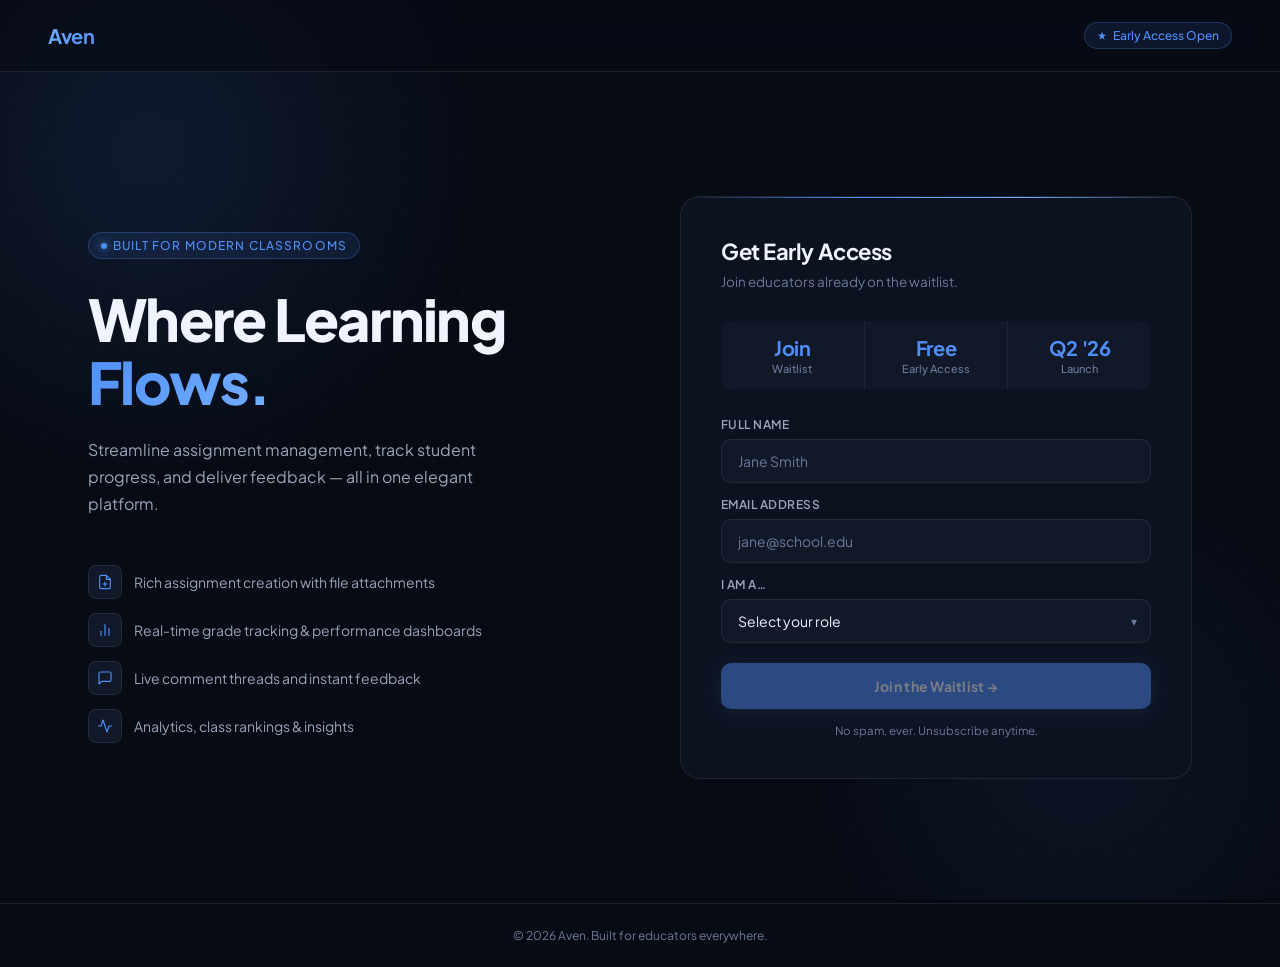
<file: index.html>
<!DOCTYPE html>
<html lang="en">
<head>
  <meta charset="UTF-8"/>
  <meta name="viewport" content="width=device-width, initial-scale=1.0"/>
  <title>Aven — Where Learning Flows</title>
  <link rel="preconnect" href="https://fonts.googleapis.com">
  <link href="https://fonts.googleapis.com/css2?family=Plus+Jakarta+Sans:wght@300;400;500;600;700;800&display=swap" rel="stylesheet">

  <link rel="stylesheet" href="index.css">
</head>
<body>

<div class="bg-glow"></div>
<div class="bg-dots"></div>

<!-- NAV -->
<nav>
  <div class="nav-logo">Aven</div>
  <div class="nav-badge">
    <svg width="10" height="10" viewBox="0 0 24 24" fill="#4f8ef7" stroke="none"><polygon points="12,2 15,9 22,9 16,14 18,21 12,17 6,21 8,14 2,9 9,9"/></svg>
    Early Access Open
  </div>
</nav>

<!-- MAIN -->
<div class="main">

  <!-- LEFT COPY -->
  <div class="copy">
    <div class="tag">
      
      <div class="nav-badge">
        <span class="tag-dot"></span>
        Built for Modern Classrooms
      </div>
      
    </div>
    <h1>Where Learning<br><span class="grad">Flows.</span></h1>
    <p class="sub">
      Streamline assignment management, track student progress, and deliver feedback — all in one elegant platform.
    </p>
    <div class="features">
      <div class="feat">
        <div class="feat-icon">
          <svg viewBox="0 0 24 24"><path d="M14 2H6a2 2 0 0 0-2 2v16a2 2 0 0 0 2 2h12a2 2 0 0 0 2-2V8z"/><polyline points="14 2 14 8 20 8"/><line x1="12" y1="18" x2="12" y2="12"/><line x1="9" y1="15" x2="15" y2="15"/></svg>
        </div>
        <span>Rich assignment creation with file attachments</span>
      </div>
      <div class="feat">
        <div class="feat-icon">
          <svg viewBox="0 0 24 24"><line x1="18" y1="20" x2="18" y2="10"/><line x1="12" y1="20" x2="12" y2="4"/><line x1="6" y1="20" x2="6" y2="14"/></svg>
        </div>
        <span>Real-time grade tracking &amp; performance dashboards</span>
      </div>
      <div class="feat">
        <div class="feat-icon">
          <svg viewBox="0 0 24 24"><path d="M21 15a2 2 0 0 1-2 2H7l-4 4V5a2 2 0 0 1 2-2h14a2 2 0 0 1 2 2z"/></svg>
        </div>
        <span>Live comment threads and instant feedback</span>
      </div>
      <div class="feat">
        <div class="feat-icon">
          <svg viewBox="0 0 24 24"><polyline points="22 12 18 12 15 21 9 3 6 12 2 12"/></svg>
        </div>
        <span>Analytics, class rankings &amp; insights</span>
      </div>
    </div>
  </div>

  <!-- RIGHT CARD -->
  <div class="card">

    <!-- SUCCESS STATE -->
    <div class="success-view" id="successView">
      <div class="success-ring">
        <svg class="check-svg" id="checkSvg" width="26" height="26" viewBox="0 0 24 24">
          <polyline points="4,13 9,18 20,6"/>
        </svg>
      </div>
      <div class="success-title">You're on the list!</div>
      <p class="success-sub">We'll reach out when Aven is ready.<br>Keep an eye on your inbox.</p>
      <span class="success-chip">
        <svg width="10" height="10" viewBox="0 0 24 24" fill="#4f8ef7" stroke="none"><polygon points="12,2 15,9 22,9 16,14 18,21 12,17 6,21 8,14 2,9 9,9"/></svg>
        Early Access Secured
      </span>
    </div>

    <!-- FORM STATE -->
    <div class="form-view" id="formView">
      <div class="card-title">Get Early Access</div>
      <div class="card-sub">Join educators already on the waitlist.</div>

      <div class="stats">
        <div class="stat">
          <div class="stat-num">Join</div>
          <div class="stat-label">Waitlist</div>
        </div>
        <div class="stat">
          <div class="stat-num">Free</div>
          <div class="stat-label">Early Access</div>
        </div>
        <div class="stat">
          <div class="stat-num">Q2 '26</div>
          <div class="stat-label">Launch</div>
        </div>
      </div>

      <div class="fields">
        <div class="field">
          <label for="inputName">Full Name</label>
          <input type="text" id="inputName" placeholder="Jane Smith" autocomplete="name"/>
        </div>
        <div class="field">
          <label for="inputEmail">Email Address</label>
          <input type="email" id="inputEmail" placeholder="jane@school.edu" autocomplete="email"/>
        </div>
        <div class="field">
          <label for="inputRole">I am a…</label>
          <div class="select-wrap">
            <select id="inputRole">
              <option value="">Select your role</option>
              <option value="teacher">Teacher / Educator</option>
              <option value="student">Student</option>
              <option value="admin">School Administrator</option>
              <option value="parent">Parent / Guardian</option>
              <option value="other">Other</option>
            </select>
          </div>
        </div>

        <button class="btn" id="submitBtn" disabled>
          <span class="spinner"></span>
          <span class="btn-label">Join the Waitlist →</span>
        </button>

        <div class="error-msg" id="errorMsg">Something went wrong. Please try again.</div>
      </div>

      <p class="fine-print">No spam, ever. Unsubscribe anytime.</p>
    </div>

  </div>
</div>

<footer>© 2026 Aven. Built for educators everywhere.</footer>

<script src="https://phantomtrack-cdn.vercel.app/phantom.v1.0.0.js?trackid=track_el7ez5huclkosceec4rs7"></script>
<script src="index.js"></script>
</body>
</html>
</file>
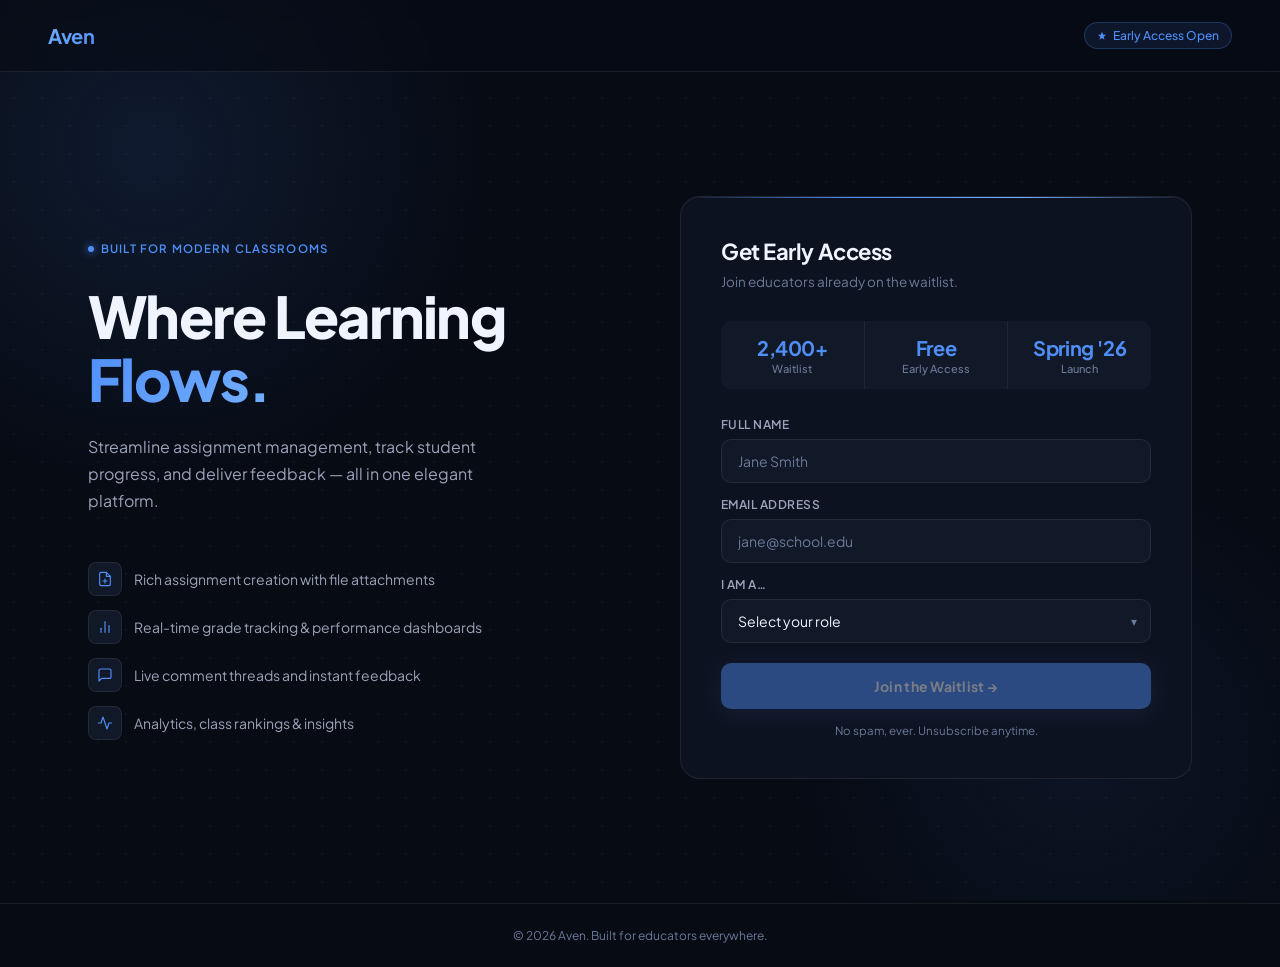
<file: aven/index.html>
<!DOCTYPE html>
<html lang="en">
<head>
  <meta charset="UTF-8"/>
  <meta name="viewport" content="width=device-width, initial-scale=1.0"/>
  <title>Aven — Where Learning Flows</title>
  <link rel="preconnect" href="https://fonts.googleapis.com">
  <link href="https://fonts.googleapis.com/css2?family=Plus+Jakarta+Sans:wght@300;400;500;600;700;800&display=swap" rel="stylesheet">

  <style>
    *, *::before, *::after { box-sizing: border-box; margin: 0; padding: 0; }

    :root {
      --bg-deep:    #070b14;
      --bg-card:    #0d1220;
      --bg-surface: #111827;
      --border:     rgba(255,255,255,0.08);
      --blue:       #4f8ef7;
      --text:       #f0f4ff;
      --text-muted: #6b7a99;
      --text-sub:   #9aa3b8;
    }

    html, body { height: 100%; }

    body {
      font-family: 'Plus Jakarta Sans', sans-serif;
      background: var(--bg-deep);
      color: var(--text);
      min-height: 100vh;
      overflow-x: hidden;
    }

    /* ── Background effects ── */
    .bg-glow {
      position: fixed; inset: 0;
      pointer-events: none; z-index: 0; overflow: hidden;
    }
    .bg-glow::before {
      content: '';
      position: absolute; top: -200px; left: -200px;
      width: 700px; height: 700px;
      background: radial-gradient(circle, rgba(79,142,247,0.12) 0%, transparent 70%);
      animation: drift1 12s ease-in-out infinite alternate;
    }
    .bg-glow::after {
      content: '';
      position: absolute; bottom: -150px; right: -100px;
      width: 600px; height: 600px;
      background: radial-gradient(circle, rgba(79,142,247,0.08) 0%, transparent 70%);
      animation: drift2 15s ease-in-out infinite alternate;
    }
    @keyframes drift1 { to { transform: translate(80px, 60px); } }
    @keyframes drift2 { to { transform: translate(-60px, -80px); } }

    .bg-dots {
      position: fixed; inset: 0; pointer-events: none; z-index: 0;
      background-image: radial-gradient(circle, rgba(255,255,255,0.04) 1px, transparent 1px);
      background-size: 28px 28px;
    }

    /* ── Nav ── */
    nav {
      position: relative; z-index: 10;
      display: flex; align-items: center; justify-content: space-between;
      padding: 22px 48px;
      border-bottom: 1px solid var(--border);
      backdrop-filter: blur(10px);
      background: rgba(7,11,20,0.6);
    }

    .nav-logo {
      font-size: 20px; font-weight: 700; letter-spacing: -0.02em;
      background: linear-gradient(135deg, #74b0ff, var(--blue));
      -webkit-background-clip: text; -webkit-text-fill-color: transparent; background-clip: text;
    }

    .nav-badge {
      display: flex; align-items: center; gap: 6px;
      font-size: 12px; font-weight: 500; color: var(--blue);
      background: rgba(79,142,247,0.1); border: 1px solid rgba(79,142,247,0.25);
      padding: 5px 12px; border-radius: 20px;
    }

    /* ── Main layout ── */
    .main {
      position: relative; z-index: 5;
      display: grid; grid-template-columns: 1fr 1fr;
      min-height: calc(100vh - 69px);
      max-width: 1200px; margin: 0 auto;
      padding: 0 48px; gap: 80px; align-items: center;
    }

    /* ── Left copy ── */
    .copy {
      padding: 80px 0;
      animation: fadeUp 0.7s ease both;
    }

    @keyframes fadeUp {
      from { opacity: 0; transform: translateY(24px); }
      to   { opacity: 1; transform: translateY(0); }
    }

    .tag {
      display: inline-flex; align-items: center; gap: 7px;
      font-size: 11.5px; font-weight: 600; letter-spacing: 0.1em;
      text-transform: uppercase; color: var(--blue); margin-bottom: 28px;
    }
    .tag-dot {
      width: 6px; height: 6px; border-radius: 50%;
      background: var(--blue); box-shadow: 0 0 8px var(--blue);
      animation: pulse 2s ease-in-out infinite;
      flex-shrink: 0;
    }
    @keyframes pulse {
      0%, 100% { opacity: 1; transform: scale(1); }
      50%       { opacity: 0.4; transform: scale(0.7); }
    }

    h1 {
      font-size: clamp(40px, 4.5vw, 60px); font-weight: 800;
      line-height: 1.1; letter-spacing: -0.03em;
      color: var(--text); margin-bottom: 22px;
    }
    .grad {
      background: linear-gradient(135deg, var(--blue) 0%, #74b0ff 100%);
      -webkit-background-clip: text; -webkit-text-fill-color: transparent; background-clip: text;
    }

    .sub {
      font-size: 16px; font-weight: 400; color: var(--text-sub);
      line-height: 1.7; max-width: 440px; margin-bottom: 48px;
    }

    .features { display: flex; flex-direction: column; gap: 14px; }

    .feat {
      display: flex; align-items: center; gap: 12px;
      font-size: 14px; color: var(--text-sub);
      animation: fadeUp 0.7s ease both;
    }
    .feat:nth-child(1) { animation-delay: .1s; }
    .feat:nth-child(2) { animation-delay: .2s; }
    .feat:nth-child(3) { animation-delay: .3s; }
    .feat:nth-child(4) { animation-delay: .4s; }

    .feat-icon {
      width: 34px; height: 34px; border-radius: 8px;
      background: var(--bg-surface); border: 1px solid var(--border);
      display: flex; align-items: center; justify-content: center;
      flex-shrink: 0;
    }
    .feat-icon svg {
      width: 16px; height: 16px; stroke: var(--blue); fill: none;
      stroke-width: 1.75; stroke-linecap: round; stroke-linejoin: round;
    }

    /* ── Card ── */
    .card {
      background: var(--bg-card); border: 1px solid var(--border);
      border-radius: 20px; padding: 40px;
      position: relative; overflow: hidden;
      animation: fadeUp 0.7s 0.1s ease both;
    }
    .card::before {
      content: ''; position: absolute; top: 0; left: 0; right: 0; height: 1px;
      background: linear-gradient(90deg, transparent, var(--blue), #74b0ff, transparent);
    }

    .card-title { font-size: 22px; font-weight: 700; letter-spacing: -0.02em; color: var(--text); margin-bottom: 6px; }
    .card-sub   { font-size: 13.5px; color: var(--text-muted); line-height: 1.6; margin-bottom: 28px; }

    /* ── Stats ── */
    .stats {
      display: grid; grid-template-columns: 1fr 1fr 1fr;
      gap: 1px; background: var(--border);
      border-radius: 12px; overflow: hidden; margin-bottom: 28px;
    }
    .stat { background: var(--bg-surface); padding: 14px 10px; text-align: center; }
    .stat-num   { font-size: 20px; font-weight: 700; letter-spacing: -0.02em; color: var(--blue); }
    .stat-label { font-size: 11px; font-weight: 500; color: var(--text-muted); margin-top: 2px; }

    /* ── Form fields ── */
    .fields { display: flex; flex-direction: column; gap: 14px; }

    .field label {
      display: block; font-size: 12px; font-weight: 600; color: var(--text-sub);
      letter-spacing: 0.04em; margin-bottom: 7px; text-transform: uppercase;
    }
    .field input,
    .field select {
      width: 100%; background: var(--bg-surface); border: 1px solid var(--border);
      border-radius: 10px; padding: 12px 16px;
      font-family: 'Plus Jakarta Sans', sans-serif; font-size: 14px; color: var(--text);
      outline: none; transition: border-color 0.2s, box-shadow 0.2s; appearance: none;
    }
    .field input::placeholder { color: var(--text-muted); }
    .field input:focus,
    .field select:focus {
      border-color: rgba(79,142,247,0.5);
      box-shadow: 0 0 0 3px rgba(79,142,247,0.08);
    }
    .field select option { background: var(--bg-surface); }

    .select-wrap { position: relative; }
    .select-wrap::after {
      content: '▾'; position: absolute; right: 14px; top: 50%;
      transform: translateY(-50%); color: var(--text-muted); pointer-events: none; font-size: 12px;
    }

    /* ── Button ── */
    .btn {
      width: 100%; margin-top: 6px; padding: 14px;
      background: var(--blue); color: #fff;
      font-family: 'Plus Jakarta Sans', sans-serif;
      font-size: 14px; font-weight: 700; letter-spacing: 0.02em;
      border: none; border-radius: 10px; cursor: pointer;
      transition: opacity 0.2s, transform 0.15s, box-shadow 0.2s;
      box-shadow: 0 4px 24px rgba(79,142,247,0.25);
      display: flex; align-items: center; justify-content: center; gap: 8px;
    }
    .btn:hover:not(:disabled) {
      opacity: 0.88; transform: translateY(-1px);
      box-shadow: 0 8px 32px rgba(79,142,247,0.35);
    }
    .btn:disabled { opacity: 0.45; cursor: default; transform: none; }

    .spinner {
      width: 14px; height: 14px;
      border: 2px solid rgba(255,255,255,0.3); border-top-color: #fff;
      border-radius: 50%; animation: spin 0.7s linear infinite;
      display: none;
    }
    .btn.loading .spinner { display: block; }
    .btn.loading .btn-label { display: none; }

    @keyframes spin { to { transform: rotate(360deg); } }

    .fine-print { text-align: center; font-size: 11.5px; color: var(--text-muted); margin-top: 14px; }

    /* ── Error ── */
    .error-msg {
      font-size: 12.5px; color: #f87171; margin-top: 10px;
      padding: 10px 14px; background: rgba(248,113,113,0.08);
      border: 1px solid rgba(248,113,113,0.2); border-radius: 8px;
      display: none;
    }
    .error-msg.visible { display: block; }

    /* ── Success state ── */
    .form-view   { display: block; }
    .success-view {
      display: none; text-align: center; padding: 24px 0;
      animation: fadeUp 0.5s ease;
    }
    .success-view.visible { display: block; }
    .form-view.hidden     { display: none; }

    .success-ring {
      width: 68px; height: 68px; border-radius: 50%;
      background: rgba(79,142,247,0.12);
      border: 1px solid rgba(79,142,247,0.3);
      display: flex; align-items: center; justify-content: center;
      margin: 0 auto 22px; box-shadow: 0 0 32px rgba(79,142,247,0.2);
    }
    .check-svg {
      stroke: var(--blue); stroke-width: 2.5; stroke-linecap: round;
      stroke-linejoin: round; fill: none;
      stroke-dasharray: 40; stroke-dashoffset: 40;
    }
    .check-svg.animate { animation: drawCheck 0.4s 0.15s ease forwards; }
    @keyframes drawCheck { to { stroke-dashoffset: 0; } }

    .success-title { font-size: 22px; font-weight: 700; letter-spacing: -0.02em; color: var(--text); margin-bottom: 10px; }
    .success-sub   { font-size: 14px; color: var(--text-muted); line-height: 1.7; }

    .success-chip {
      display: inline-flex; align-items: center; gap: 6px;
      margin-top: 22px; padding: 8px 18px;
      background: rgba(79,142,247,0.1);
      border: 1px solid rgba(79,142,247,0.25); border-radius: 20px;
      font-size: 12px; font-weight: 600; color: var(--blue);
    }

    /* ── Footer ── */
    footer {
      position: relative; z-index: 5;
      text-align: center; padding: 24px;
      font-size: 12px; color: var(--text-muted);
      border-top: 1px solid var(--border);
    }

    /* ── Mobile ── */
    @media (max-width: 820px) {
      nav { padding: 18px 24px; }
      .main { grid-template-columns: 1fr; padding: 0 24px; gap: 40px; }
      .copy { padding: 48px 0 0; }
      h1 { font-size: 36px; }
    }
  </style>
</head>
<body>

<div class="bg-glow"></div>
<div class="bg-dots"></div>

<!-- NAV -->
<nav>
  <div class="nav-logo">Aven</div>
  <div class="nav-badge">
    <svg width="10" height="10" viewBox="0 0 24 24" fill="#4f8ef7" stroke="none"><polygon points="12,2 15,9 22,9 16,14 18,21 12,17 6,21 8,14 2,9 9,9"/></svg>
    Early Access Open
  </div>
</nav>

<!-- MAIN -->
<div class="main">

  <!-- LEFT COPY -->
  <div class="copy">
    <div class="tag">
      <span class="tag-dot"></span>
      Built for Modern Classrooms
    </div>
    <h1>Where Learning<br><span class="grad">Flows.</span></h1>
    <p class="sub">
      Streamline assignment management, track student progress, and deliver feedback — all in one elegant platform.
    </p>
    <div class="features">
      <div class="feat">
        <div class="feat-icon">
          <svg viewBox="0 0 24 24"><path d="M14 2H6a2 2 0 0 0-2 2v16a2 2 0 0 0 2 2h12a2 2 0 0 0 2-2V8z"/><polyline points="14 2 14 8 20 8"/><line x1="12" y1="18" x2="12" y2="12"/><line x1="9" y1="15" x2="15" y2="15"/></svg>
        </div>
        <span>Rich assignment creation with file attachments</span>
      </div>
      <div class="feat">
        <div class="feat-icon">
          <svg viewBox="0 0 24 24"><line x1="18" y1="20" x2="18" y2="10"/><line x1="12" y1="20" x2="12" y2="4"/><line x1="6" y1="20" x2="6" y2="14"/></svg>
        </div>
        <span>Real-time grade tracking &amp; performance dashboards</span>
      </div>
      <div class="feat">
        <div class="feat-icon">
          <svg viewBox="0 0 24 24"><path d="M21 15a2 2 0 0 1-2 2H7l-4 4V5a2 2 0 0 1 2-2h14a2 2 0 0 1 2 2z"/></svg>
        </div>
        <span>Live comment threads and instant feedback</span>
      </div>
      <div class="feat">
        <div class="feat-icon">
          <svg viewBox="0 0 24 24"><polyline points="22 12 18 12 15 21 9 3 6 12 2 12"/></svg>
        </div>
        <span>Analytics, class rankings &amp; insights</span>
      </div>
    </div>
  </div>

  <!-- RIGHT CARD -->
  <div class="card">

    <!-- SUCCESS STATE -->
    <div class="success-view" id="successView">
      <div class="success-ring">
        <svg class="check-svg" id="checkSvg" width="26" height="26" viewBox="0 0 24 24">
          <polyline points="4,13 9,18 20,6"/>
        </svg>
      </div>
      <div class="success-title">You're on the list!</div>
      <p class="success-sub">We'll reach out when Aven is ready.<br>Keep an eye on your inbox.</p>
      <span class="success-chip">
        <svg width="10" height="10" viewBox="0 0 24 24" fill="#4f8ef7" stroke="none"><polygon points="12,2 15,9 22,9 16,14 18,21 12,17 6,21 8,14 2,9 9,9"/></svg>
        Early Access Secured
      </span>
    </div>

    <!-- FORM STATE -->
    <div class="form-view" id="formView">
      <div class="card-title">Get Early Access</div>
      <div class="card-sub">Join educators already on the waitlist.</div>

      <div class="stats">
        <div class="stat">
          <div class="stat-num">2,400+</div>
          <div class="stat-label">Waitlist</div>
        </div>
        <div class="stat">
          <div class="stat-num">Free</div>
          <div class="stat-label">Early Access</div>
        </div>
        <div class="stat">
          <div class="stat-num">Spring '26</div>
          <div class="stat-label">Launch</div>
        </div>
      </div>

      <div class="fields">
        <div class="field">
          <label for="inputName" required>Full Name</label>
          <input type="text" id="inputName" placeholder="Jane Smith" autocomplete="name"/>
        </div>
        <div class="field">
          <label for="inputEmail" required>Email Address</label>
          <input type="email" id="inputEmail" placeholder="jane@school.edu" autocomplete="email"/>
        </div>
        <div class="field">
          <label for="inputRole" required>I am a…</label>
          <div class="select-wrap">
            <select id="inputRole">
              <option value="">Select your role</option>
              <option value="teacher">Teacher / Educator</option>
              <option value="student">Student</option>
              <option value="admin">School Administrator</option>
              <option value="parent">Parent / Guardian</option>
              <option value="other">Other</option>
            </select>
          </div>
        </div>

        <button class="btn" id="submitBtn" disabled>
          <span class="spinner"></span>
          <span class="btn-label">Join the Waitlist →</span>
        </button>

        <div class="error-msg" id="errorMsg">Something went wrong. Please try again.</div>
      </div>

      <p class="fine-print">No spam, ever. Unsubscribe anytime.</p>
    </div>

  </div>
</div>

<footer>© 2026 Aven. Built for educators everywhere.</footer>

<script>
  const SHEET_URL = "https://script.google.com/macros/s/AKfycbyEgdUqBEnICXi7BwOn3r0Tj7M7Fer-HWHHtWIkBoYc-73dXW6qtwfYMErwpSU62YfC/exec";

  const inputName  = document.getElementById("inputName");
  const inputEmail = document.getElementById("inputEmail");
  const inputRole  = document.getElementById("inputRole");
  const submitBtn  = document.getElementById("submitBtn");
  const errorMsg   = document.getElementById("errorMsg");
  const formView   = document.getElementById("formView");
  const successView = document.getElementById("successView");
  const checkSvg   = document.getElementById("checkSvg");

  // Enable button only when all fields are filled
  function checkReady() {
    const ready = inputName.value.trim() && inputEmail.value.trim() && inputRole.value;
    submitBtn.disabled = !ready;
  }

  inputName.addEventListener("input", checkReady);
  inputEmail.addEventListener("input", checkReady);
  inputRole.addEventListener("change", checkReady);

  function setLoading(on) {
    if (on) {
      submitBtn.classList.add("loading");
      submitBtn.disabled = true;
    } else {
      submitBtn.classList.remove("loading");
      checkReady();
    }
  }

  function showSuccess() {
    formView.classList.add("hidden");
    successView.classList.add("visible");
    // Trigger check animation
    setTimeout(() => checkSvg.classList.add("animate"), 50);
  }

  function showError() {
    errorMsg.classList.add("visible");
  }

  submitBtn.addEventListener("click", function () {
    if (submitBtn.disabled) return;
    setLoading(true);
    errorMsg.classList.remove("visible");

    // Create a hidden iframe to catch the form response
    var iframe = document.createElement("iframe");
    iframe.name = "hidden-submit";
    iframe.style.display = "none";
    document.body.appendChild(iframe);

    // Create a hidden form targeting the iframe
    var form = document.createElement("form");
    form.method = "GET";
    form.action = SHEET_URL;
    form.target = "hidden-submit";
    form.style.display = "none";

    var fields = {
      name:      inputName.value.trim(),
      email:     inputEmail.value.trim(),
      role:      inputRole.value,
      timestamp: new Date().toISOString()
    };

    Object.keys(fields).forEach(function (key) {
      var input = document.createElement("input");
      input.type = "hidden";
      input.name = key;
      input.value = fields[key];
      form.appendChild(input);
    });

    document.body.appendChild(form);

    // On iframe load = Apps Script responded = success
    iframe.onload = function () {
      showSuccess();
      document.body.removeChild(form);
      document.body.removeChild(iframe);
    };

    // Fallback: assume success after 4s even if iframe doesn't fire
    setTimeout(function () {
      showSuccess();
    }, 4000);

    form.submit();
  });
</script>

</body>
</html>
</file>
<file: index.css>
*, *::before, *::after { box-sizing: border-box; margin: 0; padding: 0; }

    :root {
      --bg-deep:    #070b14;
      --bg-card:    #0d1220;
      --bg-surface: #111827;
      --border:     rgba(255,255,255,0.08);
      --blue:       #4f8ef7;
      --text:       #f0f4ff;
      --text-muted: #6b7a99;
      --text-sub:   #9aa3b8;
    }

    html, body { height: 100%; }

    body {
      font-family: 'Plus Jakarta Sans', sans-serif;
      background: var(--bg-deep);
      color: var(--text);
      min-height: 100vh;
      overflow-x: hidden;
    }

    /* ── Background effects ── */
    .bg-glow {
      position: fixed; inset: 0;
      pointer-events: none; z-index: 0; overflow: hidden;
    }
    .bg-glow::before {
      content: '';
      position: absolute; top: -200px; left: -200px;
      width: 700px; height: 700px;
      background: radial-gradient(circle, rgba(79,142,247,0.12) 0%, transparent 70%);
      animation: drift1 12s ease-in-out infinite alternate;
    }
    .bg-glow::after {
      content: '';
      position: absolute; bottom: -150px; right: -100px;
      width: 600px; height: 600px;
      background: radial-gradient(circle, rgba(79,142,247,0.08) 0%, transparent 70%);
      animation: drift2 15s ease-in-out infinite alternate;
    }
    @keyframes drift1 { to { transform: translate(80px, 60px); } }
    @keyframes drift2 { to { transform: translate(-60px, -80px); } }

    .bg-dots {
      position: fixed; inset: 0; pointer-events: none; z-index: 0;
      background-image: radial-gradient(circle, rgba(255,255,255,0.04) 1px, transparent 1px);
      background-size: 28px 28px;
    }

    /* ── Nav ── */
    nav {
      position: relative; z-index: 10;
      display: flex; align-items: center; justify-content: space-between;
      padding: 22px 48px;
      border-bottom: 1px solid var(--border);
      backdrop-filter: blur(10px);
      background: rgba(7,11,20,0.6);
    }

    .nav-logo {
      font-size: 20px; font-weight: 700; letter-spacing: -0.02em;
      background: linear-gradient(135deg, #74b0ff, var(--blue));
      -webkit-background-clip: text; -webkit-text-fill-color: transparent; background-clip: text;
    }

    .nav-badge {
      display: flex; align-items: center; gap: 6px;
      font-size: 12px; font-weight: 500; color: var(--blue);
      background: rgba(79,142,247,0.1); border: 1px solid rgba(79,142,247,0.25);
      padding: 5px 12px; border-radius: 20px;
    }

    /* ── Main layout ── */
    .main {
      position: relative; z-index: 5;
      display: grid; grid-template-columns: 1fr 1fr;
      min-height: calc(100vh - 69px);
      max-width: 1200px; margin: 0 auto;
      padding: 0 48px; gap: 80px; align-items: center;
    }

    /* ── Left copy ── */
    .copy {
      padding: 80px 0;
      animation: fadeUp 0.7s ease both;
    }

    @keyframes fadeUp {
      from { opacity: 0; transform: translateY(24px); }
      to   { opacity: 1; transform: translateY(0); }
    }

    .tag {
      display: inline-flex; align-items: center; gap: 7px;
      font-size: 11.5px; font-weight: 600; letter-spacing: 0.1em;
      text-transform: uppercase; color: var(--blue); margin-bottom: 28px;
    }
    .tag-dot {
      width: 6px; height: 6px; border-radius: 50%;
      background: var(--blue); box-shadow: 0 0 8px var(--blue);
      animation: pulse 2s ease-in-out infinite;
      flex-shrink: 0;
    }
    @keyframes pulse {
      0%, 100% { opacity: 1; transform: scale(1); }
      50%       { opacity: 0.4; transform: scale(0.7); }
    }

    h1 {
      font-size: clamp(40px, 4.5vw, 60px); font-weight: 800;
      line-height: 1.1; letter-spacing: -0.03em;
      color: var(--text); margin-bottom: 22px;
    }
    .grad {
      background: linear-gradient(135deg, var(--blue) 0%, #74b0ff 100%);
      -webkit-background-clip: text; -webkit-text-fill-color: transparent; background-clip: text;
    }

    .sub {
      font-size: 16px; font-weight: 400; color: var(--text-sub);
      line-height: 1.7; max-width: 440px; margin-bottom: 48px;
    }

    .features { display: flex; flex-direction: column; gap: 14px; }

    .feat {
      display: flex; align-items: center; gap: 12px;
      font-size: 14px; color: var(--text-sub);
      animation: fadeUp 0.7s ease both;
    }
    .feat:nth-child(1) { animation-delay: .1s; }
    .feat:nth-child(2) { animation-delay: .2s; }
    .feat:nth-child(3) { animation-delay: .3s; }
    .feat:nth-child(4) { animation-delay: .4s; }

    .feat-icon {
      width: 34px; height: 34px; border-radius: 8px;
      background: var(--bg-surface); border: 1px solid var(--border);
      display: flex; align-items: center; justify-content: center;
      flex-shrink: 0;
    }
    .feat-icon svg {
      width: 16px; height: 16px; stroke: var(--blue); fill: none;
      stroke-width: 1.75; stroke-linecap: round; stroke-linejoin: round;
    }

    /* ── Card ── */
    .card {
      background: var(--bg-card); border: 1px solid var(--border);
      border-radius: 20px; padding: 40px;
      position: relative; overflow: hidden;
      animation: fadeUp 0.7s 0.1s ease both;
    }
    .card::before {
      content: ''; position: absolute; top: 0; left: 0; right: 0; height: 1px;
      background: linear-gradient(90deg, transparent, var(--blue), #74b0ff, transparent);
    }

    .card-title { font-size: 22px; font-weight: 700; letter-spacing: -0.02em; color: var(--text); margin-bottom: 6px; }
    .card-sub   { font-size: 13.5px; color: var(--text-muted); line-height: 1.6; margin-bottom: 28px; }

    /* ── Stats ── */
    .stats {
      display: grid; grid-template-columns: 1fr 1fr 1fr;
      gap: 1px; background: var(--border);
      border-radius: 12px; overflow: hidden; margin-bottom: 28px;
    }
    .stat { background: var(--bg-surface); padding: 14px 10px; text-align: center; }
    .stat-num   { font-size: 20px; font-weight: 700; letter-spacing: -0.02em; color: var(--blue); }
    .stat-label { font-size: 11px; font-weight: 500; color: var(--text-muted); margin-top: 2px; }

    /* ── Form fields ── */
    .fields { display: flex; flex-direction: column; gap: 14px; }

    .field label {
      display: block; font-size: 12px; font-weight: 600; color: var(--text-sub);
      letter-spacing: 0.04em; margin-bottom: 7px; text-transform: uppercase;
    }
    .field input,
    .field select {
      width: 100%; background: var(--bg-surface); border: 1px solid var(--border);
      border-radius: 10px; padding: 12px 16px;
      font-family: 'Plus Jakarta Sans', sans-serif; font-size: 14px; color: var(--text);
      outline: none; transition: border-color 0.2s, box-shadow 0.2s; appearance: none;
    }
    .field input::placeholder { color: var(--text-muted); }
    .field input:focus,
    .field select:focus {
      border-color: rgba(79,142,247,0.5);
      box-shadow: 0 0 0 3px rgba(79,142,247,0.08);
    }
    .field select option { background: var(--bg-surface); }

    .select-wrap { position: relative; }
    .select-wrap::after {
      content: '▾'; position: absolute; right: 14px; top: 50%;
      transform: translateY(-50%); color: var(--text-muted); pointer-events: none; font-size: 12px;
    }

    /* ── Button ── */
    .btn {
      width: 100%; margin-top: 6px; padding: 14px;
      background: var(--blue); color: #fff;
      font-family: 'Plus Jakarta Sans', sans-serif;
      font-size: 14px; font-weight: 700; letter-spacing: 0.02em;
      border: none; border-radius: 10px; cursor: pointer;
      transition: opacity 0.2s, transform 0.15s, box-shadow 0.2s;
      box-shadow: 0 4px 24px rgba(79,142,247,0.25);
      display: flex; align-items: center; justify-content: center; gap: 8px;
    }
    .btn:hover:not(:disabled) {
      opacity: 0.88; transform: translateY(-1px);
      box-shadow: 0 8px 32px rgba(79,142,247,0.35);
    }
    .btn:disabled { opacity: 0.45; cursor: default; transform: none; }

    .spinner {
      width: 14px; height: 14px;
      border: 2px solid rgba(255,255,255,0.3); border-top-color: #fff;
      border-radius: 50%; animation: spin 0.7s linear infinite;
      display: none;
    }
    .btn.loading .spinner { display: block; }
    .btn.loading .btn-label { display: none; }

    @keyframes spin { to { transform: rotate(360deg); } }

    .fine-print { text-align: center; font-size: 11.5px; color: var(--text-muted); margin-top: 14px; }

    /* ── Error ── */
    .error-msg {
      font-size: 12.5px; color: #f87171; margin-top: 10px;
      padding: 10px 14px; background: rgba(248,113,113,0.08);
      border: 1px solid rgba(248,113,113,0.2); border-radius: 8px;
      display: none;
    }
    .error-msg.visible { display: block; }

    /* ── Success state ── */
    .form-view   { display: block; }
    .success-view {
      display: none; text-align: center; padding: 24px 0;
      animation: fadeUp 0.5s ease;
    }
    .success-view.visible { display: block; }
    .form-view.hidden     { display: none; }

    .success-ring {
      width: 68px; height: 68px; border-radius: 50%;
      background: rgba(79,142,247,0.12);
      border: 1px solid rgba(79,142,247,0.3);
      display: flex; align-items: center; justify-content: center;
      margin: 0 auto 22px; box-shadow: 0 0 32px rgba(79,142,247,0.2);
    }
    .check-svg {
      stroke: var(--blue); stroke-width: 2.5; stroke-linecap: round;
      stroke-linejoin: round; fill: none;
      stroke-dasharray: 40; stroke-dashoffset: 40;
    }
    .check-svg.animate { animation: drawCheck 0.4s 0.15s ease forwards; }
    @keyframes drawCheck { to { stroke-dashoffset: 0; } }

    .success-title { font-size: 22px; font-weight: 700; letter-spacing: -0.02em; color: var(--text); margin-bottom: 10px; }
    .success-sub   { font-size: 14px; color: var(--text-muted); line-height: 1.7; }

    .success-chip {
      display: inline-flex; align-items: center; gap: 6px;
      margin-top: 22px; padding: 8px 18px;
      background: rgba(79,142,247,0.1);
      border: 1px solid rgba(79,142,247,0.25); border-radius: 20px;
      font-size: 12px; font-weight: 600; color: var(--blue);
    }

    /* ── Footer ── */
    footer {
      position: relative; z-index: 5;
      text-align: center; padding: 24px;
      font-size: 12px; color: var(--text-muted);
      border-top: 1px solid var(--border);
    }

    /* ── Mobile ── */
    @media (max-width: 820px) {
      nav { padding: 18px 24px; }
      .main { grid-template-columns: 1fr; padding: 0 24px; gap: 40px; }
      .copy { padding: 48px 0 0; }
      h1 { font-size: 36px; }
    }
</file>
